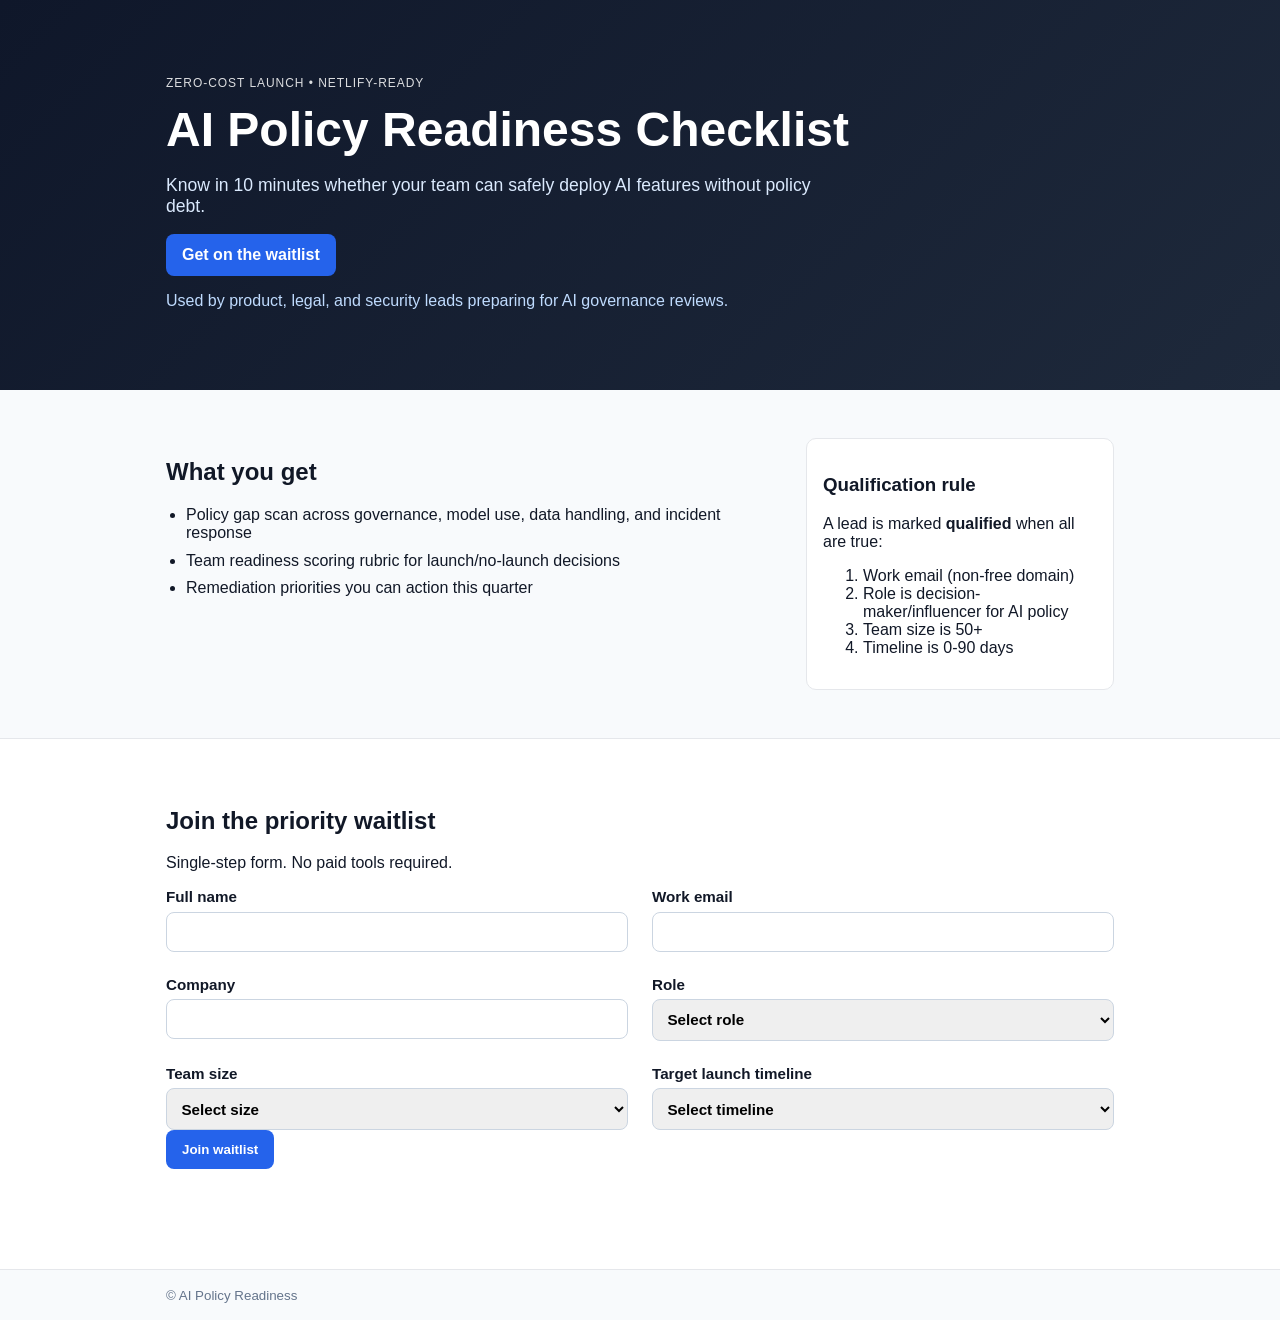
<file: index.html>
<!doctype html>
<html lang="en">
<head>
  <meta charset="UTF-8" />
  <meta name="viewport" content="width=device-width, initial-scale=1.0" />
  <title>AI Policy Readiness Checklist | Join the Waitlist</title>
  <meta name="description" content="Get the AI Policy Readiness Checklist and join the priority waitlist for implementation support." />
  <link rel="stylesheet" href="styles.css" />
</head>
<body>
  <header class="hero">
    <div class="container">
      <p class="eyebrow">Zero-cost launch • Netlify-ready</p>
      <h1>AI Policy Readiness Checklist</h1>
      <p class="subhead">Know in 10 minutes whether your team can safely deploy AI features without policy debt.</p>
      <a href="#waitlist" class="btn btn-primary">Get on the waitlist</a>
      <p class="trust">Used by product, legal, and security leads preparing for AI governance reviews.</p>
    </div>
  </header>

  <main>
    <section class="section">
      <div class="container grid">
        <div>
          <h2>What you get</h2>
          <ul class="checklist">
            <li>Policy gap scan across governance, model use, data handling, and incident response</li>
            <li>Team readiness scoring rubric for launch/no-launch decisions</li>
            <li>Remediation priorities you can action this quarter</li>
          </ul>
        </div>
        <aside class="card">
          <h3>Qualification rule</h3>
          <p>A lead is marked <strong>qualified</strong> when all are true:</p>
          <ol>
            <li>Work email (non-free domain)</li>
            <li>Role is decision-maker/influencer for AI policy</li>
            <li>Team size is 50+</li>
            <li>Timeline is 0-90 days</li>
          </ol>
        </aside>
      </div>
    </section>

    <section id="waitlist" class="section section-alt">
      <div class="container">
        <h2>Join the priority waitlist</h2>
        <p>Single-step form. No paid tools required.</p>

        <form id="waitlist-form" name="waitlist" method="POST" action="/" data-netlify="true" netlify-honeypot="bot-field">
          <input type="hidden" name="form-name" value="waitlist" />
          <input type="hidden" name="bot-field" />
          <input type="hidden" name="project_id" value="PLAY-2026-03-12-003" />
          <input type="hidden" name="source" value="netlify_git_pipeline" />

          <div class="grid form-grid">
            <label>Full name<input type="text" name="full_name" required /></label>
            <label>Work email<input type="email" name="work_email" required /></label>
            <label>Company<input type="text" name="company" required /></label>
            <label>Role
              <select name="role" required>
                <option value="">Select role</option>
                <option value="executive">Executive</option>
                <option value="product_lead">Product Lead</option>
                <option value="engineering_lead">Engineering Lead</option>
                <option value="legal_compliance">Legal/Compliance</option>
                <option value="security_risk">Security/Risk</option>
                <option value="other">Other</option>
              </select>
            </label>
            <label>Team size
              <select name="team_size" required>
                <option value="">Select size</option>
                <option value="1-49">1-49</option>
                <option value="50-199">50-199</option>
                <option value="200-999">200-999</option>
                <option value="1000+">1000+</option>
              </select>
            </label>
            <label>Target launch timeline
              <select name="timeline" required>
                <option value="">Select timeline</option>
                <option value="0-30">0-30 days</option>
                <option value="31-90">31-90 days</option>
                <option value="91-180">91-180 days</option>
                <option value="180+">180+ days</option>
              </select>
            </label>
          </div>

          <button type="submit" class="btn btn-primary">Join waitlist</button>
          <p id="form-message" class="form-message" aria-live="polite"></p>
        </form>
      </div>
    </section>
  </main>

  <footer class="footer"><div class="container"><small>© AI Policy Readiness</small></div></footer>

  <!-- Netlify form detection fallback -->
  <form name="waitlist" data-netlify="true" netlify-honeypot="bot-field" hidden>
    <input type="hidden" name="form-name" value="waitlist" />
    <input type="text" name="full_name" />
    <input type="email" name="work_email" />
    <input type="text" name="company" />
    <input type="text" name="role" />
    <input type="text" name="team_size" />
    <input type="text" name="timeline" />
    <input type="text" name="project_id" />
    <input type="text" name="source" />
    <input type="text" name="bot-field" />
  </form>

  <script src="script.js" defer></script>
</body>
</html>
</file>
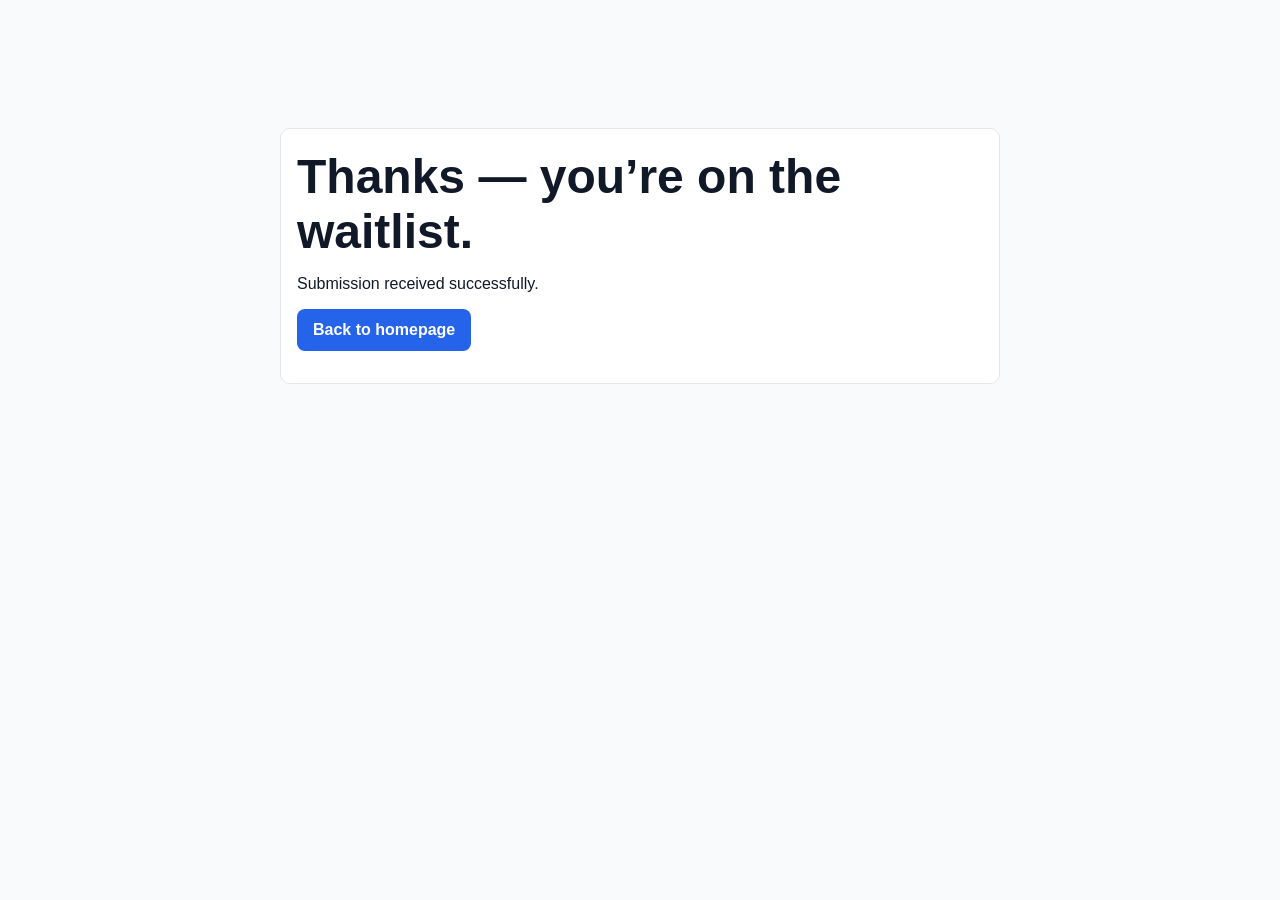
<file: success.html>
<!doctype html>
<html lang="en"><head><meta charset="UTF-8"><meta name="viewport" content="width=device-width,initial-scale=1"><title>Thanks</title><link rel="stylesheet" href="styles.css"></head>
<body><main class="section"><div class="container card" style="max-width:720px;margin:80px auto;"><h1>Thanks — you’re on the waitlist.</h1><p>Submission received successfully.</p><p><a class="btn btn-primary" href="/">Back to homepage</a></p></div></main></body></html>
</file>
<file: styles.css>
:root {
  --bg: #0f172a;
  --card: #ffffff;
  --ink: #111827;
  --ink-light: #334155;
  --accent: #2563eb;
  --accent-hover: #1d4ed8;
  --line: #e5e7eb;
}
* { box-sizing: border-box; }
body { margin: 0; font-family: Inter, Segoe UI, Arial, sans-serif; color: var(--ink); background: #f8fafc; }
.container { max-width: 980px; margin: 0 auto; padding: 0 1rem; }
.hero { background: linear-gradient(135deg, #0f172a, #1e293b); color: #fff; padding: 4rem 0; }
.eyebrow { text-transform: uppercase; letter-spacing: .08em; font-size: .75rem; opacity: .85; }
h1 { margin: .25rem 0 1rem; font-size: clamp(1.8rem, 4vw, 3rem); }
.subhead { font-size: 1.1rem; max-width: 680px; color: #dbeafe; }
.trust { margin-top: 1rem; color: #bfdbfe; }
.section { padding: 3rem 0; }
.section-alt { background: #fff; border-top: 1px solid var(--line); }
.grid { display: grid; gap: 1.5rem; grid-template-columns: 2fr 1fr; }
.card { background: var(--card); border: 1px solid var(--line); border-radius: 10px; padding: 1rem; }
.checklist { padding-left: 1.25rem; }
.checklist li { margin-bottom: .6rem; }
.btn { display: inline-block; border: 0; border-radius: 8px; padding: .75rem 1rem; text-decoration: none; cursor: pointer; font-weight: 600; }
.btn-primary { background: var(--accent); color: #fff; }
.btn-primary:hover { background: var(--accent-hover); }
.form-grid { grid-template-columns: repeat(2, minmax(200px, 1fr)); }
label { display: flex; flex-direction: column; font-weight: 600; gap: .4rem; font-size: .95rem; }
input, select { border: 1px solid #cbd5e1; border-radius: 8px; padding: .65rem; font: inherit; }
.form-message { margin-top: .75rem; min-height: 1.5rem; color: var(--ink-light); }
.form-message.success { color: #166534; }
.form-message.error { color: #991b1b; }
.footer { border-top: 1px solid var(--line); padding: 1rem 0; color: #64748b; }
@media (max-width: 800px) {
  .grid, .form-grid { grid-template-columns: 1fr; }
}
</file>
